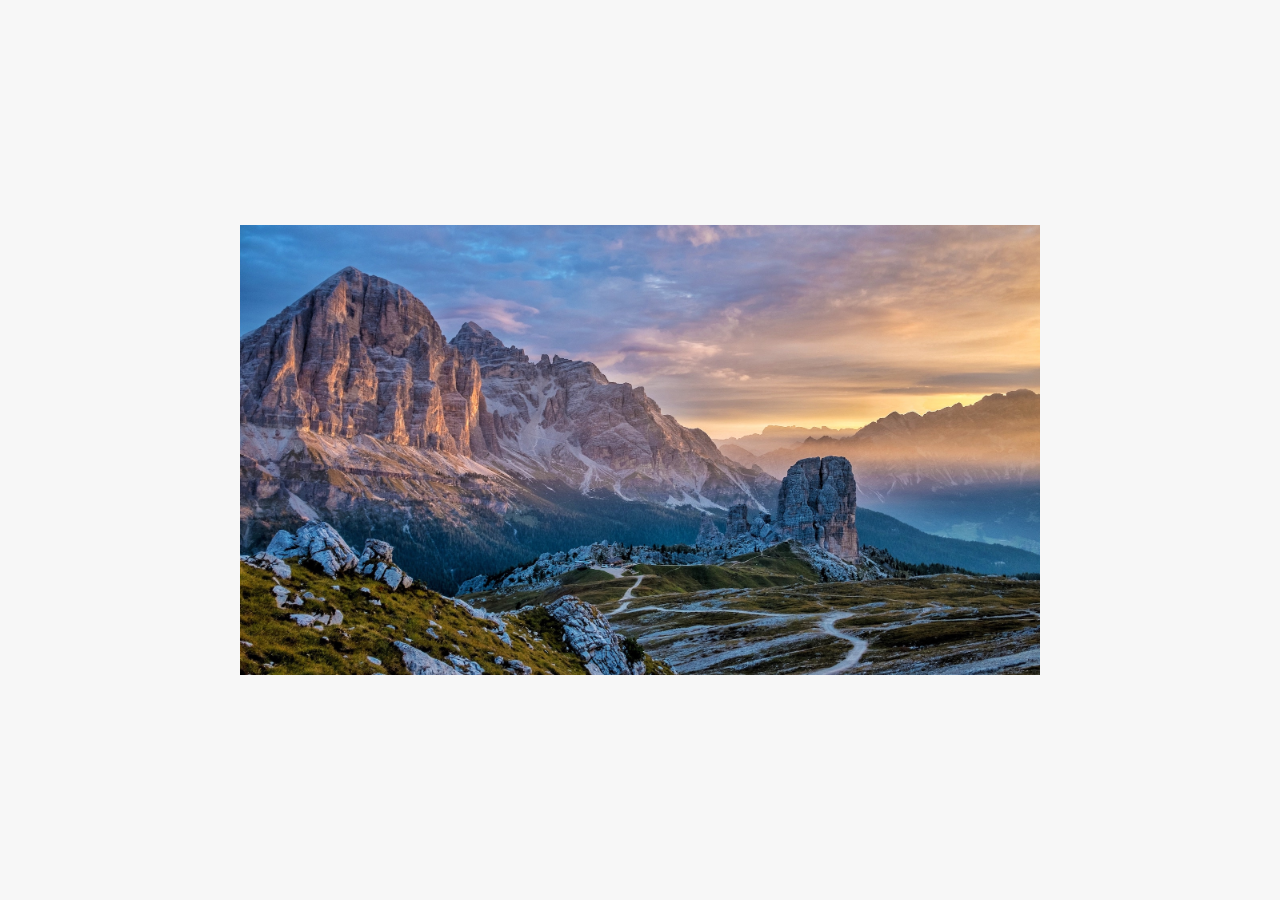
<file: AsyncChallenges/index.html>
<!DOCTYPE html>
<html lang="en">
  <head>
    <meta charset="UTF-8" />
    <meta name="viewport" content="width=device-width, initial-scale=1.0" />
    <meta http-equiv="X-UA-Compatible" content="ie=edge" />
    <link rel="stylesheet" href="style.css" />
    <script defer src="script.js"></script>
    <title>Asynchronous JavaScript</title>
  </head>
  <body>
    <main class="container">
      <div class="countries">
        <!-- 
        <article class="country">
          <img class="country__img" src="" />
          <div class="country__data">
            <h3 class="country__name">COUNTRY</h3>
            <h4 class="country__region">REGION</h4>
            <p class="country__row"><span>👫</span>POP people</p>
            <p class="country__row"><span>🗣️</span>LANG</p>
            <p class="country__row"><span>💰</span>CUR</p>
          </div>
        </article>
        -->
      </div>
      <!-- <button class="btn-country">Where am I?</button> -->
      <div class="images"></div>
    </main>
  </body>
</html>
</file>
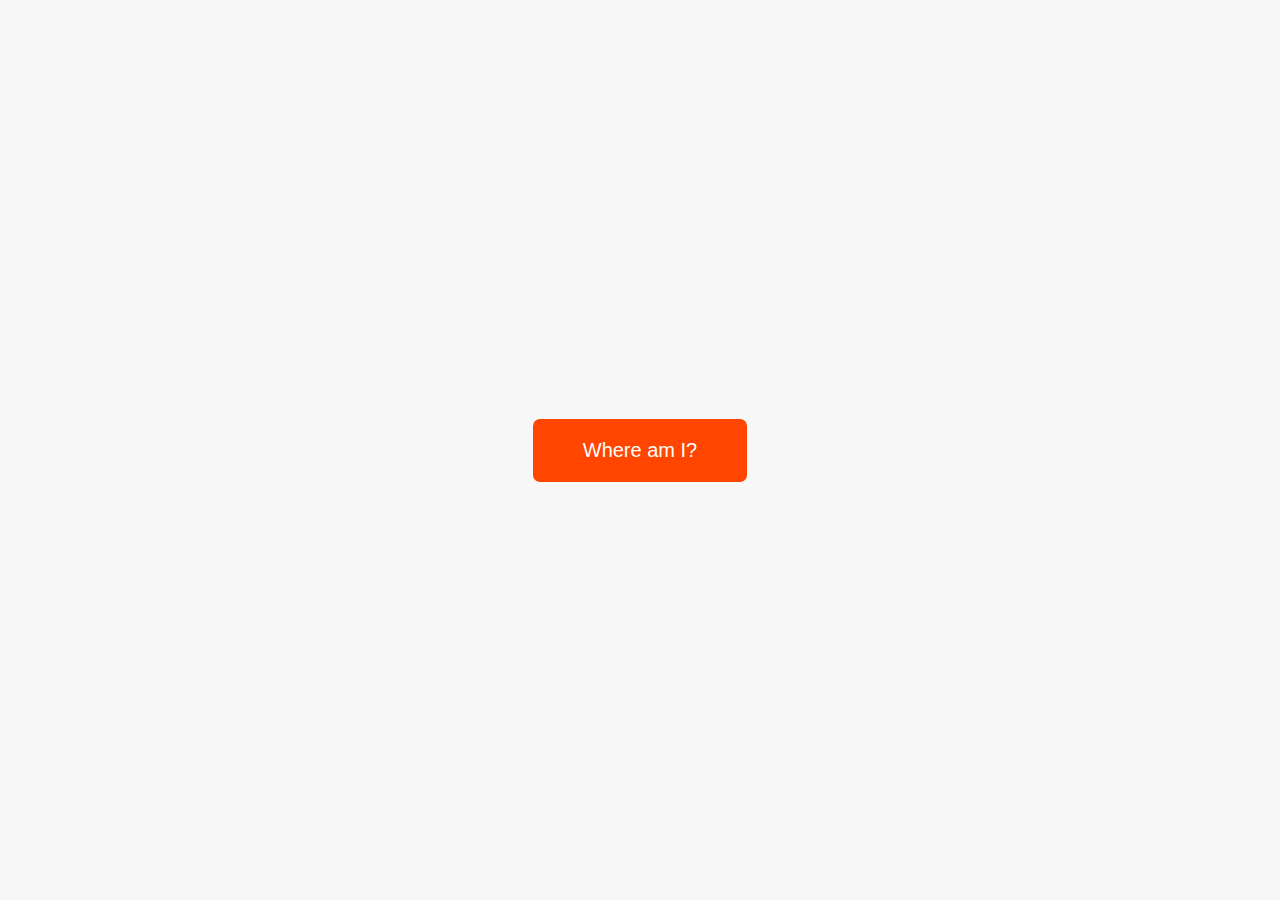
<file: Async|AJAX|API/index.html>
<!DOCTYPE html>
<html lang="en">
  <head>
    <meta charset="UTF-8" />
    <meta name="viewport" content="width=device-width, initial-scale=1.0" />
    <meta http-equiv="X-UA-Compatible" content="ie=edge" />
    <link rel="stylesheet" href="style.css" />
    <script defer src="script.js"></script>
    <title>Asynchronous JavaScript</title>
  </head>
  <body>
    <main class="container">
      <div class="countries">
        <!-- 
        <article class="country">
          <img class="country__img" src="" />
          <div class="country__data">
            <h3 class="country__name">COUNTRY</h3>
            <h4 class="country__region">REGION</h4>
            <p class="country__row"><span>👫</span>POP people</p>
            <p class="country__row"><span>🗣️</span>LANG</p>
            <p class="country__row"><span>💰</span>CUR</p>
          </div>
        </article>
        -->
      </div>
      <button class="btn-country">Where am I?</button>
      <div class="images"></div>
    </main>
  </body>
</html>
</file>
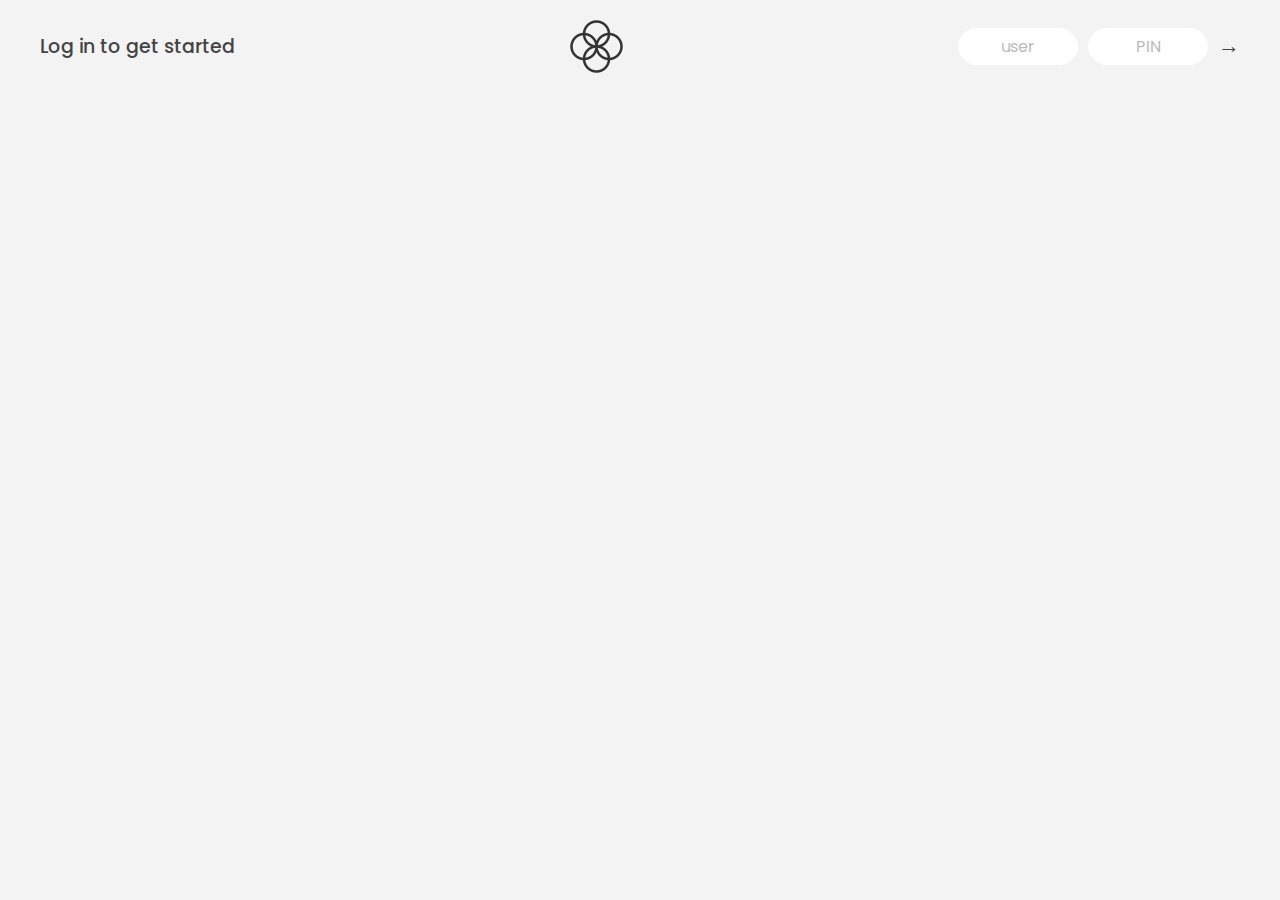
<file: Bankist/index.html>
<!DOCTYPE html>
<html lang="en">
  <head>
    <meta charset="UTF-8" />
    <meta name="viewport" content="width=device-width, initial-scale=1.0" />
    <meta http-equiv="X-UA-Compatible" content="ie=edge" />
    <link rel="shortcut icon" type="image/png" href="/icon.png" />

    <link
      href="https://fonts.googleapis.com/css?family=Poppins:400,500,600&display=swap"
      rel="stylesheet"
    />

    <link rel="stylesheet" href="style.css" />
    <title>Bankist</title>
  </head>
  <body>
    <!-- TOP NAVIGATION -->
    <nav>
      <p class="welcome">Log in to get started</p>
      <img src="logo.png" alt="Logo" class="logo" />
      <form class="login">
        <input
          type="text"
          placeholder="user"
          class="login__input login__input--user"
        />
        <!-- In practice, use type="password" -->
        <input
          type="text"
          placeholder="PIN"
          maxlength="4"
          class="login__input login__input--pin"
        />
        <button class="login__btn">&rarr;</button>
      </form>
    </nav>

    <main class="app">
      <!-- BALANCE -->
      <div class="balance">
        <div>
          <p class="balance__label">Current balance</p>
          <p class="balance__date">
            As of <span class="date">05/03/2037</span>
          </p>
        </div>
        <p class="balance__value">0000€</p>
      </div>

      <!-- MOVEMENTS -->
      <div class="movements">
        <div class="movements__row">
          <div class="movements__type movements__type--deposit">2 deposit</div>
          <div class="movements__date">3 days ago</div>
          <div class="movements__value">4 000€</div>
        </div>
        <div class="movements__row">
          <div class="movements__type movements__type--withdrawal">
            1 withdrawal
          </div>
          <div class="movements__date">24/01/2037</div>
          <div class="movements__value">-378€</div>
        </div>
      </div>

      <!-- SUMMARY -->
      <div class="summary">
        <p class="summary__label">In</p>
        <p class="summary__value summary__value--in">0000€</p>
        <p class="summary__label">Out</p>
        <p class="summary__value summary__value--out">0000€</p>
        <p class="summary__label">Interest</p>
        <p class="summary__value summary__value--interest">0000€</p>
        <button class="btn--sort">&downarrow; SORT</button>
      </div>

      <!-- OPERATION: TRANSFERS -->
      <div class="operation operation--transfer">
        <h2>Transfer money</h2>
        <form class="form form--transfer">
          <input type="text" class="form__input form__input--to" />
          <input type="number" class="form__input form__input--amount" />
          <button class="form__btn form__btn--transfer">&rarr;</button>
          <label class="form__label">Transfer to</label>
          <label class="form__label">Amount</label>
        </form>
      </div>

      <!-- OPERATION: LOAN -->
      <div class="operation operation--loan">
        <h2>Request loan</h2>
        <form class="form form--loan">
          <input type="number" class="form__input form__input--loan-amount" />
          <button class="form__btn form__btn--loan">&rarr;</button>
          <label class="form__label form__label--loan">Amount</label>
        </form>
      </div>

      <!-- OPERATION: CLOSE -->
      <div class="operation operation--close">
        <h2>Close account</h2>
        <form class="form form--close">
          <input type="text" class="form__input form__input--user" />
          <input
            type="password"
            maxlength="6"
            class="form__input form__input--pin"
          />
          <button class="form__btn form__btn--close">&rarr;</button>
          <label class="form__label">Confirm user</label>
          <label class="form__label">Confirm PIN</label>
        </form>
      </div>

      <!-- LOGOUT TIMER -->
      <p class="logout-timer">
        You will be logged out in <span class="timer">05:00</span>
      </p>
    </main>

    <!-- <footer>
      &copy; by Jonas Schmedtmann. Don't claim as your own :)
    </footer> -->

    <script src="script.js"></script>
  </body>
</html>
</file>
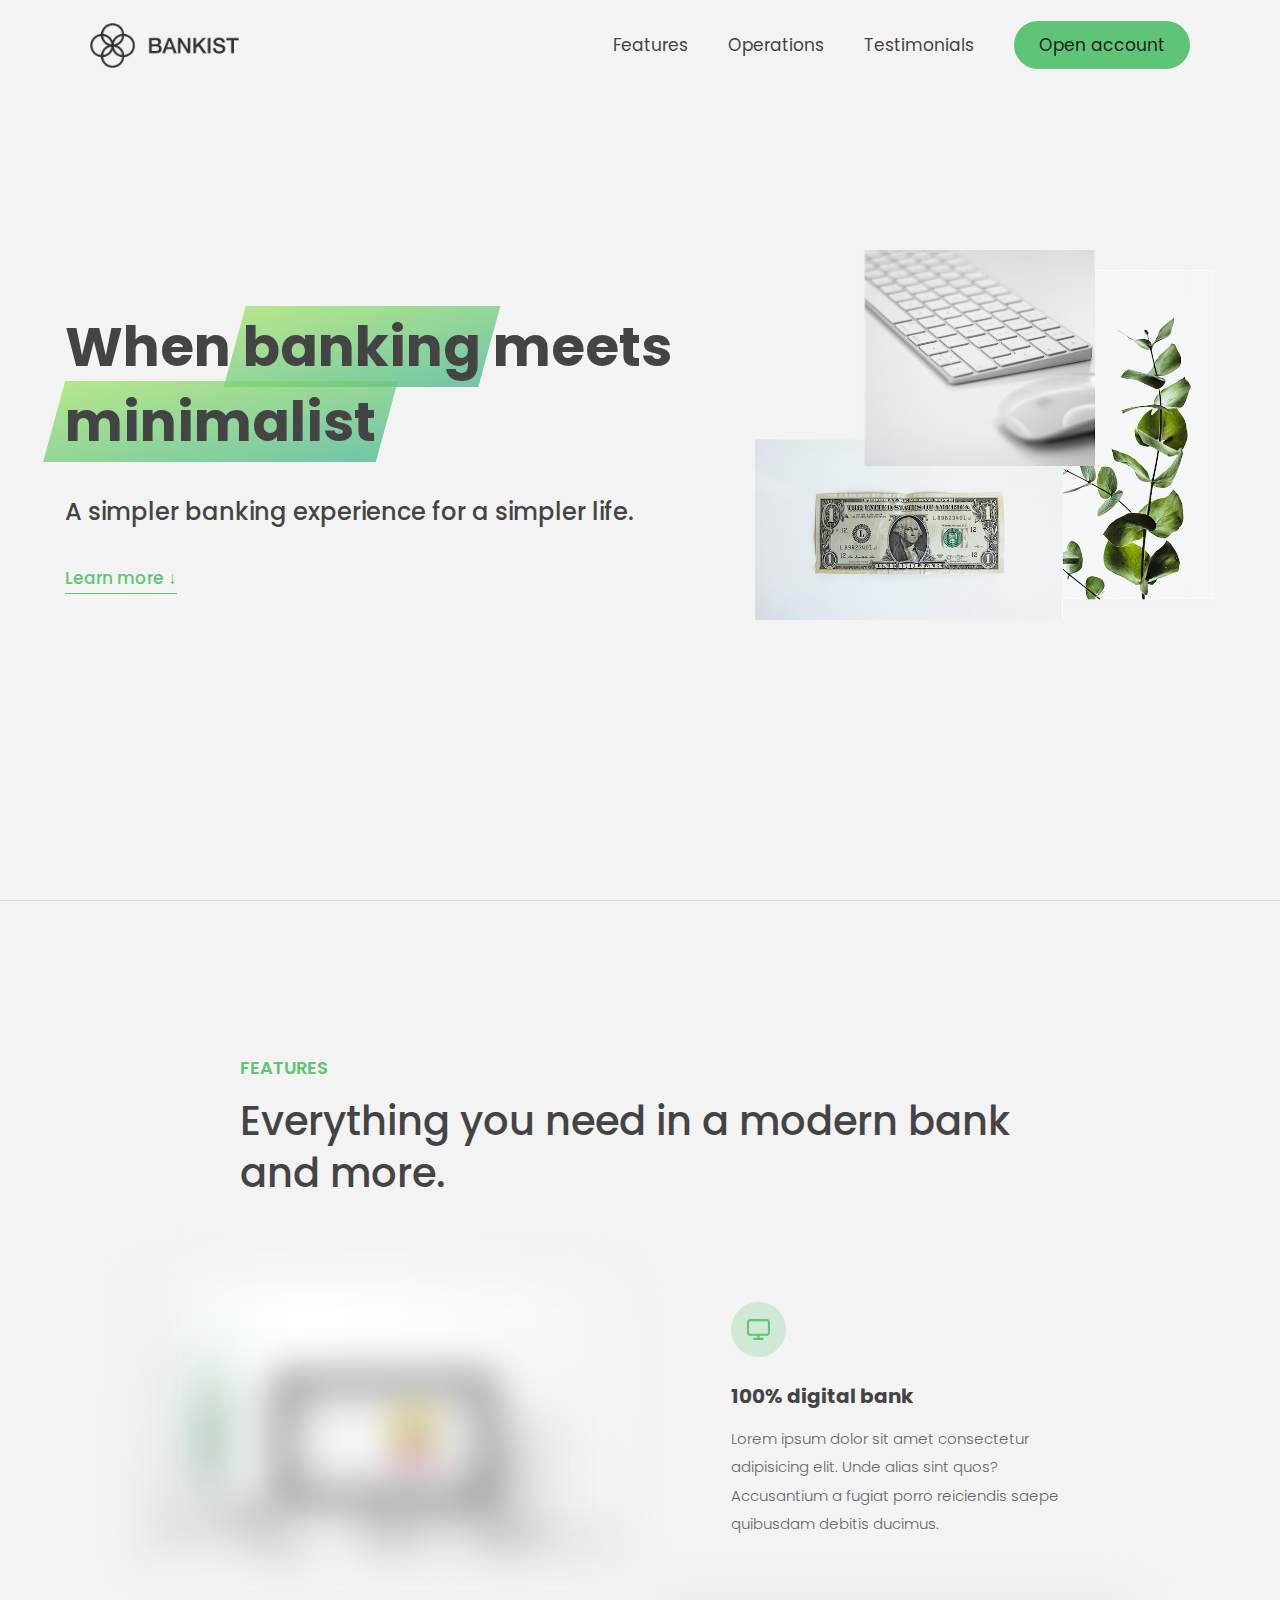
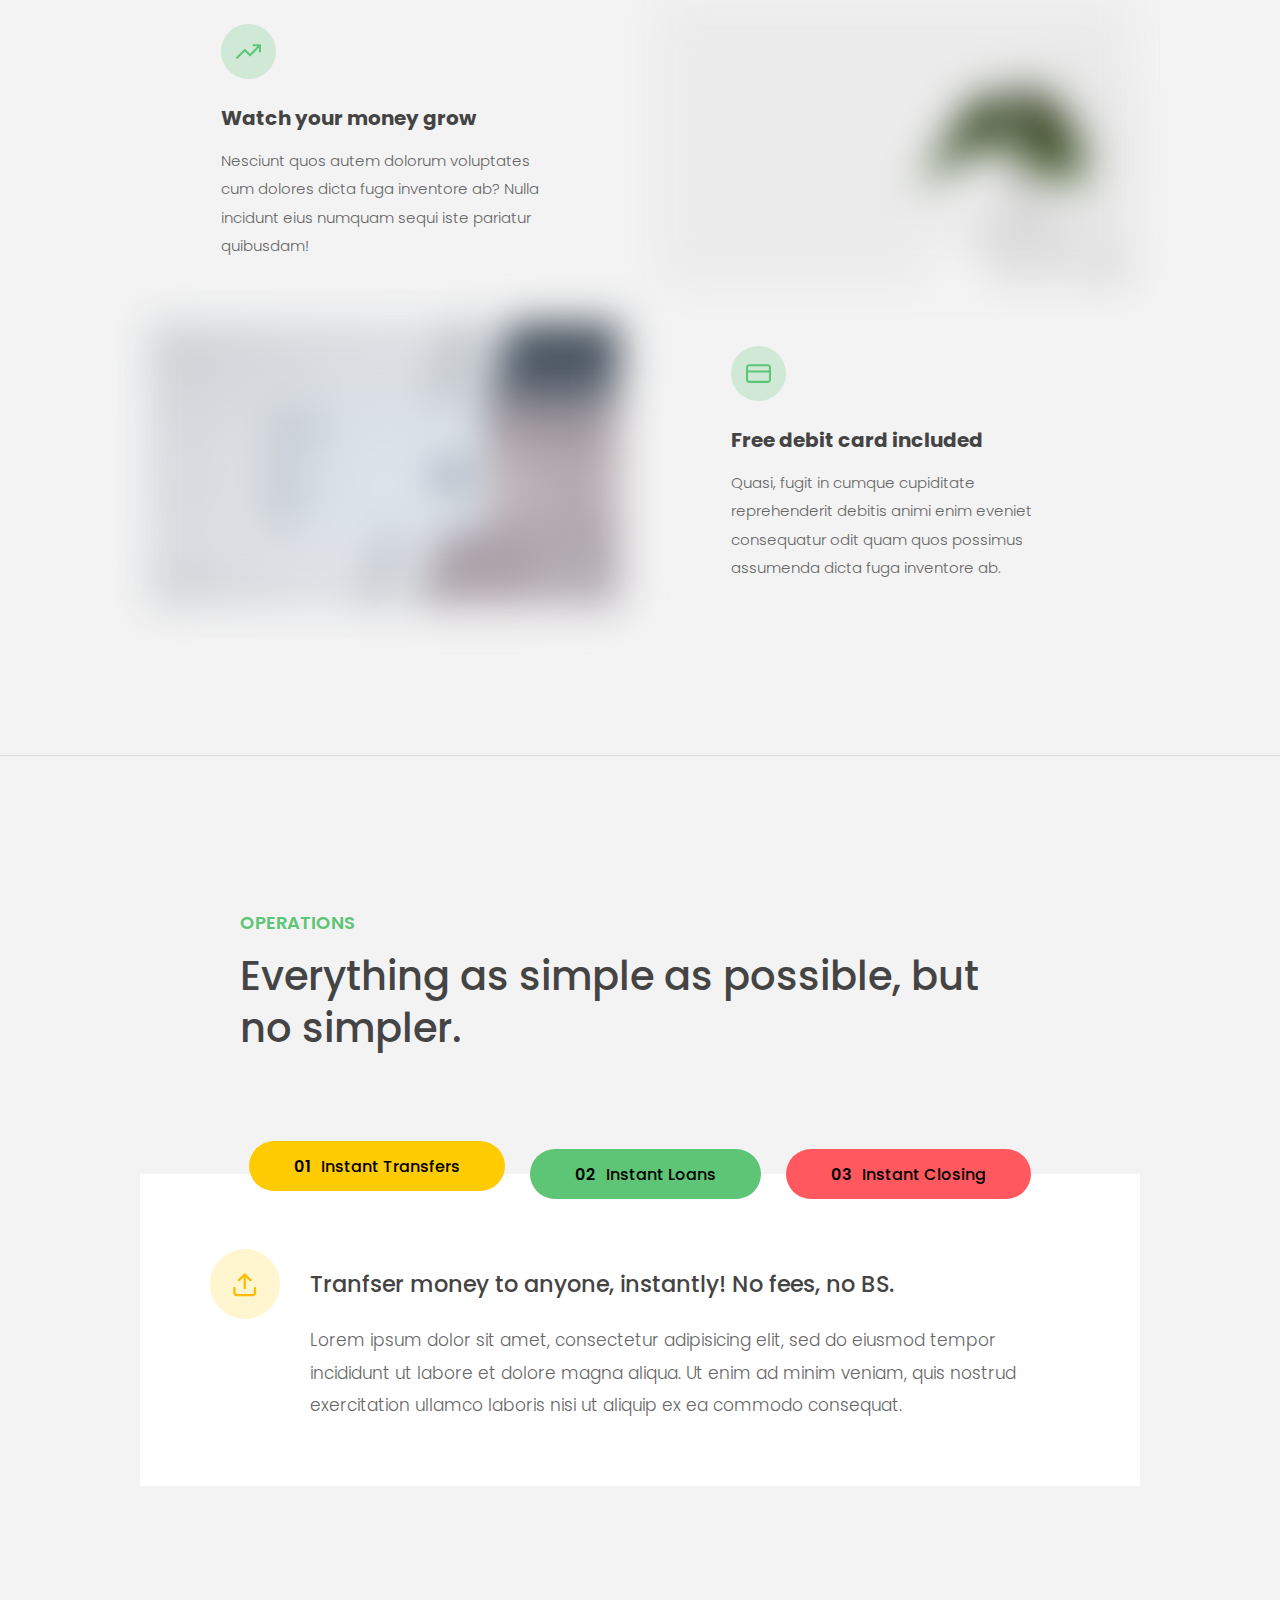
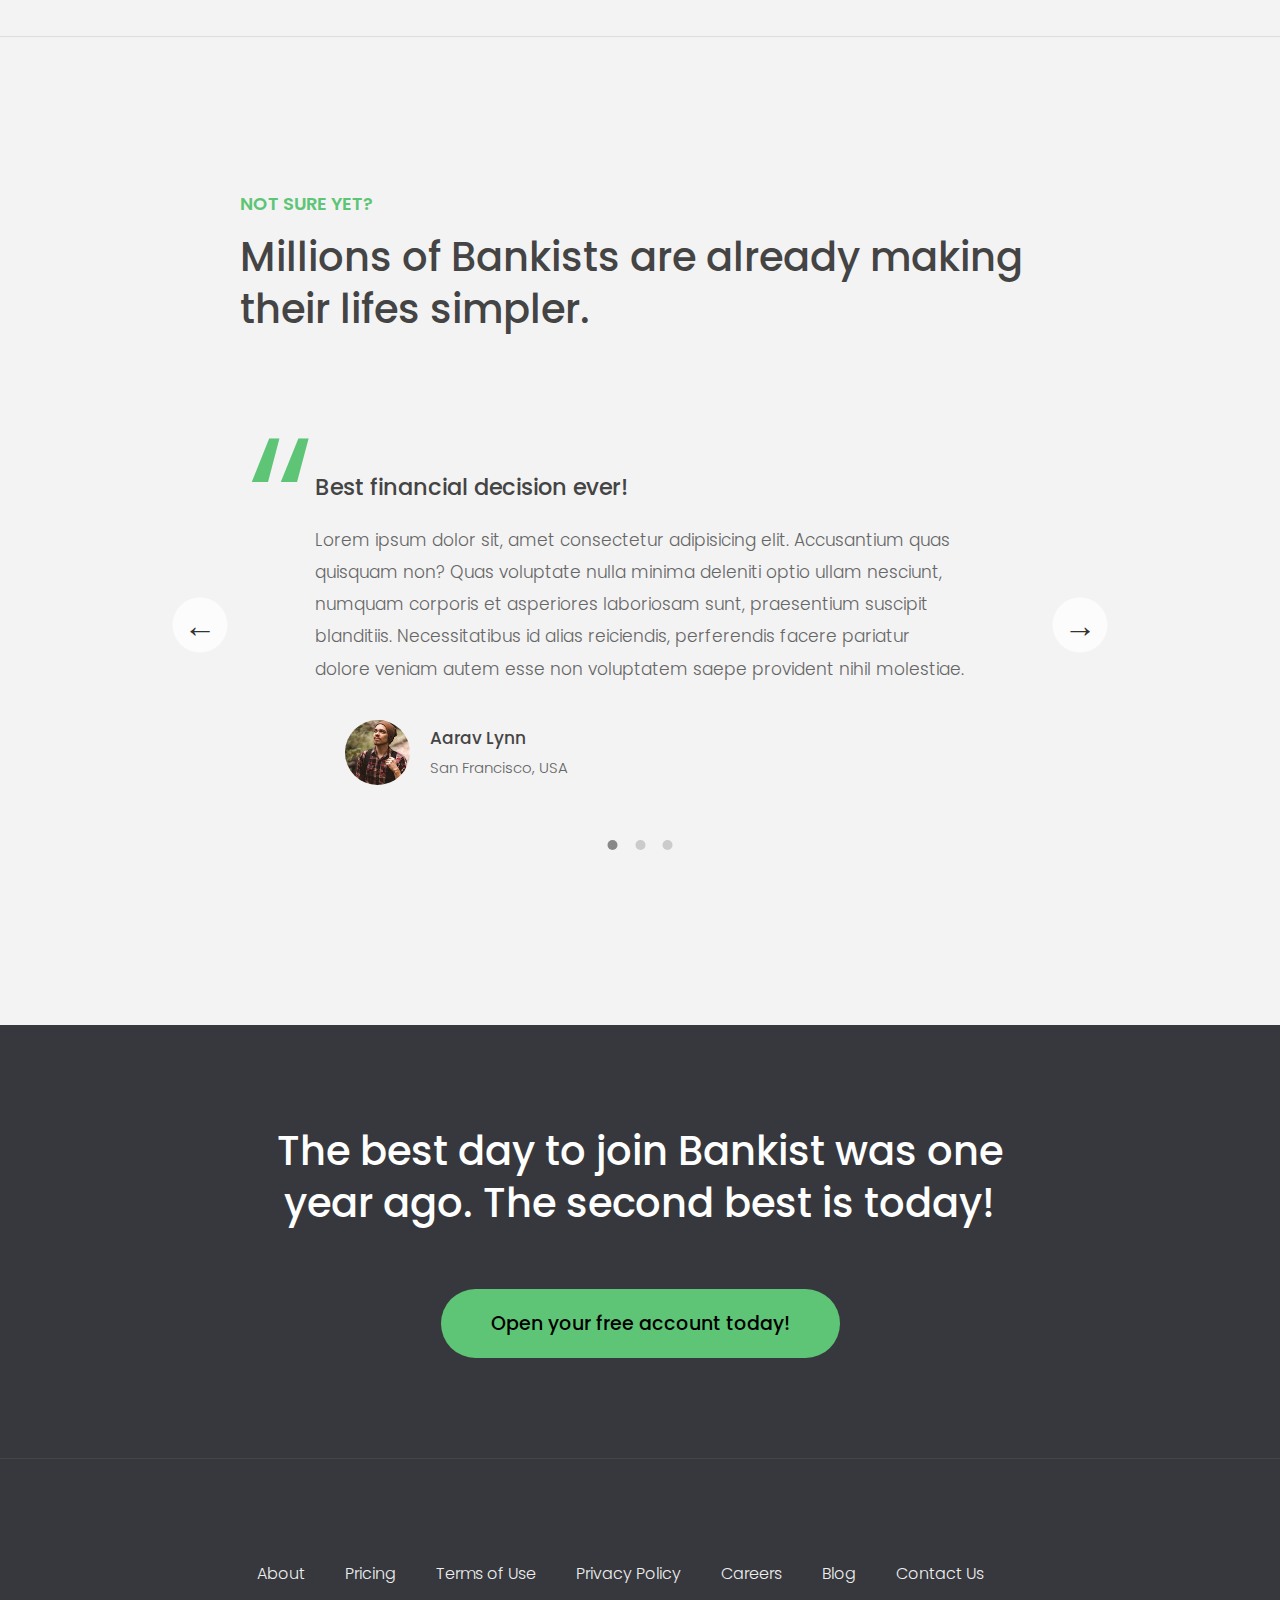
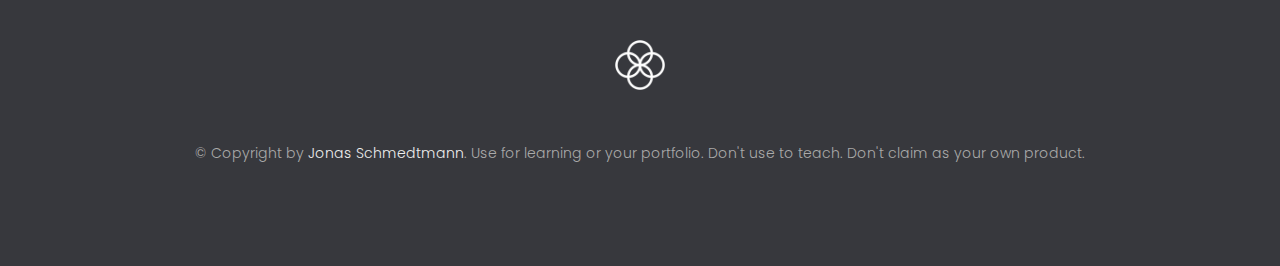
<file: Bankist2/index.html>
<!DOCTYPE html>
<html lang="en">
  <head>
    <meta charset="UTF-8" />
    <meta name="viewport" content="width=device-width, initial-scale=1.0" />
    <meta http-equiv="X-UA-Compatible" content="ie=edge" />
    <link rel="shortcut icon" type="image/png" href="img/icon.png" />

    <link
      href="https://fonts.googleapis.com/css?family=Poppins:300,400,500,600&display=swap"
      rel="stylesheet"
    />
    <link rel="stylesheet" href="style.css" />
    <title>Bankist | When Banking meets Minimalist</title>
    <script defer src="script.js"></script>
  </head>
  <body>
    <header class="header">
      <nav class="nav">
        <img
          src="img/logo.png"
          alt="Bankist logo"
          class="nav__logo"
          id="logo"
          designer="Jonas"
          data-version-number="3.0"
        />
        <ul class="nav__links">
          <li class="nav__item">
            <a class="nav__link" href="#section--1">Features</a>
          </li>
          <li class="nav__item">
            <a class="nav__link" href="#section--2">Operations</a>
          </li>
          <li class="nav__item">
            <a class="nav__link" href="#section--3">Testimonials</a>
          </li>
          <li class="nav__item">
            <a class="nav__link nav__link--btn btn--show-modal" href="#"
              >Open account</a
            >
          </li>
        </ul>
      </nav>

      <div class="header__title">
        <h1>
          When
          <!-- Green highlight effect -->
          <span class="highlight">banking</span>
          meets<br />
          <span class="highlight">minimalist</span>
        </h1>
        <h4>A simpler banking experience for a simpler life.</h4>
        <button class="btn--text btn--scroll-to">Learn more &DownArrow;</button>
        <img
          src="img/hero.png"
          class="header__img"
          alt="Minimalist bank items"
        />
      </div>
    </header>

    <section class="section" id="section--1">
      <div class="section__title">
        <h2 class="section__description">Features</h2>
        <h3 class="section__header">
          Everything you need in a modern bank and more.
        </h3>
      </div>

      <div class="features">
        <img
          src="img/digital-lazy.jpg"
          data-src="img/digital.jpg"
          alt="Computer"
          class="features__img lazy-img"
        />
        <div class="features__feature">
          <div class="features__icon">
            <svg>
              <use xlink:href="img/icons.svg#icon-monitor"></use>
            </svg>
          </div>
          <h5 class="features__header">100% digital bank</h5>
          <p>
            Lorem ipsum dolor sit amet consectetur adipisicing elit. Unde alias
            sint quos? Accusantium a fugiat porro reiciendis saepe quibusdam
            debitis ducimus.
          </p>
        </div>

        <div class="features__feature">
          <div class="features__icon">
            <svg>
              <use xlink:href="img/icons.svg#icon-trending-up"></use>
            </svg>
          </div>
          <h5 class="features__header">Watch your money grow</h5>
          <p>
            Nesciunt quos autem dolorum voluptates cum dolores dicta fuga
            inventore ab? Nulla incidunt eius numquam sequi iste pariatur
            quibusdam!
          </p>
        </div>
        <img
          src="img/grow-lazy.jpg"
          data-src="img/grow.jpg"
          alt="Plant"
          class="features__img lazy-img"
        />

        <img
          src="img/card-lazy.jpg"
          data-src="img/card.jpg"
          alt="Credit card"
          class="features__img lazy-img"
        />
        <div class="features__feature">
          <div class="features__icon">
            <svg>
              <use xlink:href="img/icons.svg#icon-credit-card"></use>
            </svg>
          </div>
          <h5 class="features__header">Free debit card included</h5>
          <p>
            Quasi, fugit in cumque cupiditate reprehenderit debitis animi enim
            eveniet consequatur odit quam quos possimus assumenda dicta fuga
            inventore ab.
          </p>
        </div>
      </div>
    </section>

    <section class="section" id="section--2">
      <div class="section__title">
        <h2 class="section__description">Operations</h2>
        <h3 class="section__header">
          Everything as simple as possible, but no simpler.
        </h3>
      </div>

      <div class="operations">
        <div class="operations__tab-container">
          <button
            class="btn operations__tab operations__tab--1 operations__tab--active"
            data-tab="1"
          >
            <span>01</span>Instant Transfers
          </button>
          <button class="btn operations__tab operations__tab--2" data-tab="2">
            <span>02</span>Instant Loans
          </button>
          <button class="btn operations__tab operations__tab--3" data-tab="3">
            <span>03</span>Instant Closing
          </button>
        </div>
        <div
          class="operations__content operations__content--1 operations__content--active"
        >
          <div class="operations__icon operations__icon--1">
            <svg>
              <use xlink:href="img/icons.svg#icon-upload"></use>
            </svg>
          </div>
          <h5 class="operations__header">
            Tranfser money to anyone, instantly! No fees, no BS.
          </h5>
          <p>
            Lorem ipsum dolor sit amet, consectetur adipisicing elit, sed do
            eiusmod tempor incididunt ut labore et dolore magna aliqua. Ut enim
            ad minim veniam, quis nostrud exercitation ullamco laboris nisi ut
            aliquip ex ea commodo consequat.
          </p>
        </div>

        <div class="operations__content operations__content--2">
          <div class="operations__icon operations__icon--2">
            <svg>
              <use xlink:href="img/icons.svg#icon-home"></use>
            </svg>
          </div>
          <h5 class="operations__header">
            Buy a home or make your dreams come true, with instant loans.
          </h5>
          <p>
            Duis aute irure dolor in reprehenderit in voluptate velit esse
            cillum dolore eu fugiat nulla pariatur. Excepteur sint occaecat
            cupidatat non proident, sunt in culpa qui officia deserunt mollit
            anim id est laborum.
          </p>
        </div>
        <div class="operations__content operations__content--3">
          <div class="operations__icon operations__icon--3">
            <svg>
              <use xlink:href="img/icons.svg#icon-user-x"></use>
            </svg>
          </div>
          <h5 class="operations__header">
            No longer need your account? No problem! Close it instantly.
          </h5>
          <p>
            Excepteur sint occaecat cupidatat non proident, sunt in culpa qui
            officia deserunt mollit anim id est laborum. Ut enim ad minim
            veniam, quis nostrud exercitation ullamco laboris nisi ut aliquip ex
            ea commodo consequat.
          </p>
        </div>
      </div>
    </section>

    <section class="section" id="section--3">
      <div class="section__title section__title--testimonials">
        <h2 class="section__description">Not sure yet?</h2>
        <h3 class="section__header">
          Millions of Bankists are already making their lifes simpler.
        </h3>
      </div>

      <div class="slider">
        <div class="slide slide--1">
          <div class="testimonial">
            <h5 class="testimonial__header">Best financial decision ever!</h5>
            <blockquote class="testimonial__text">
              Lorem ipsum dolor sit, amet consectetur adipisicing elit.
              Accusantium quas quisquam non? Quas voluptate nulla minima
              deleniti optio ullam nesciunt, numquam corporis et asperiores
              laboriosam sunt, praesentium suscipit blanditiis. Necessitatibus
              id alias reiciendis, perferendis facere pariatur dolore veniam
              autem esse non voluptatem saepe provident nihil molestiae.
            </blockquote>
            <address class="testimonial__author">
              <img src="img/user-1.jpg" alt="" class="testimonial__photo" />
              <h6 class="testimonial__name">Aarav Lynn</h6>
              <p class="testimonial__location">San Francisco, USA</p>
            </address>
          </div>
        </div>

        <div class="slide slide--2">
          <div class="testimonial">
            <h5 class="testimonial__header">
              The last step to becoming a complete minimalist
            </h5>
            <blockquote class="testimonial__text">
              Quisquam itaque deserunt ullam, quia ea repellendus provident,
              ducimus neque ipsam modi voluptatibus doloremque, corrupti
              laborum. Incidunt numquam perferendis veritatis neque repellendus.
              Lorem, ipsum dolor sit amet consectetur adipisicing elit. Illo
              deserunt exercitationem deleniti.
            </blockquote>
            <address class="testimonial__author">
              <img src="img/user-2.jpg" alt="" class="testimonial__photo" />
              <h6 class="testimonial__name">Miyah Miles</h6>
              <p class="testimonial__location">London, UK</p>
            </address>
          </div>
        </div>

        <div class="slide slide--3">
          <div class="testimonial">
            <h5 class="testimonial__header">
              Finally free from old-school banks
            </h5>
            <blockquote class="testimonial__text">
              Debitis, nihil sit minus suscipit magni aperiam vel tenetur
              incidunt commodi architecto numquam omnis nulla autem,
              necessitatibus blanditiis modi similique quidem. Odio aliquam
              culpa dicta beatae quod maiores ipsa minus consequatur error sunt,
              deleniti saepe aliquid quos inventore sequi. Necessitatibus id
              alias reiciendis, perferendis facere.
            </blockquote>
            <address class="testimonial__author">
              <img src="img/user-3.jpg" alt="" class="testimonial__photo" />
              <h6 class="testimonial__name">Francisco Gomes</h6>
              <p class="testimonial__location">Lisbon, Portugal</p>
            </address>
          </div>
        </div>

        <button class="slider__btn slider__btn--left">&larr;</button>
        <button class="slider__btn slider__btn--right">&rarr;</button>
        <div class="dots"></div>
      </div>
    </section>

    <section class="section section--sign-up">
      <div class="section__title">
        <h3 class="section__header">
          The best day to join Bankist was one year ago. The second best is
          today!
        </h3>
      </div>
      <button class="btn btn--show-modal">Open your free account today!</button>
    </section>

    <footer class="footer">
      <ul class="footer__nav">
        <li class="footer__item">
          <a class="footer__link" href="#">About</a>
        </li>
        <li class="footer__item">
          <a class="footer__link" href="#">Pricing</a>
        </li>
        <li class="footer__item">
          <a class="footer__link" href="#">Terms of Use</a>
        </li>
        <li class="footer__item">
          <a class="footer__link" href="#">Privacy Policy</a>
        </li>
        <li class="footer__item">
          <a class="footer__link" href="#">Careers</a>
        </li>
        <li class="footer__item">
          <a class="footer__link" href="#">Blog</a>
        </li>
        <li class="footer__item">
          <a class="footer__link" href="#">Contact Us</a>
        </li>
      </ul>
      <img src="img/icon.png" alt="Logo" class="footer__logo" />
      <p class="footer__copyright">
        &copy; Copyright by
        <a
          class="footer__link twitter-link"
          target="_blank"
          href="https://twitter.com/jonasschmedtman"
          >Jonas Schmedtmann</a
        >. Use for learning or your portfolio. Don't use to teach. Don't claim
        as your own product.
      </p>
    </footer>

    <div class="modal hidden">
      <button class="btn--close-modal">&times;</button>
      <h2 class="modal__header">
        Open your bank account <br />
        in just <span class="highlight">5 minutes</span>
      </h2>
      <form class="modal__form">
        <label>First Name</label>
        <input type="text" />
        <label>Last Name</label>
        <input type="text" />
        <label>Email Address</label>
        <input type="email" />
        <button class="btn">Next step &rarr;</button>
      </form>
    </div>
    <div class="overlay hidden"></div>

    <!-- <script src="script.js"></script> -->
  </body>
</html>
</file>
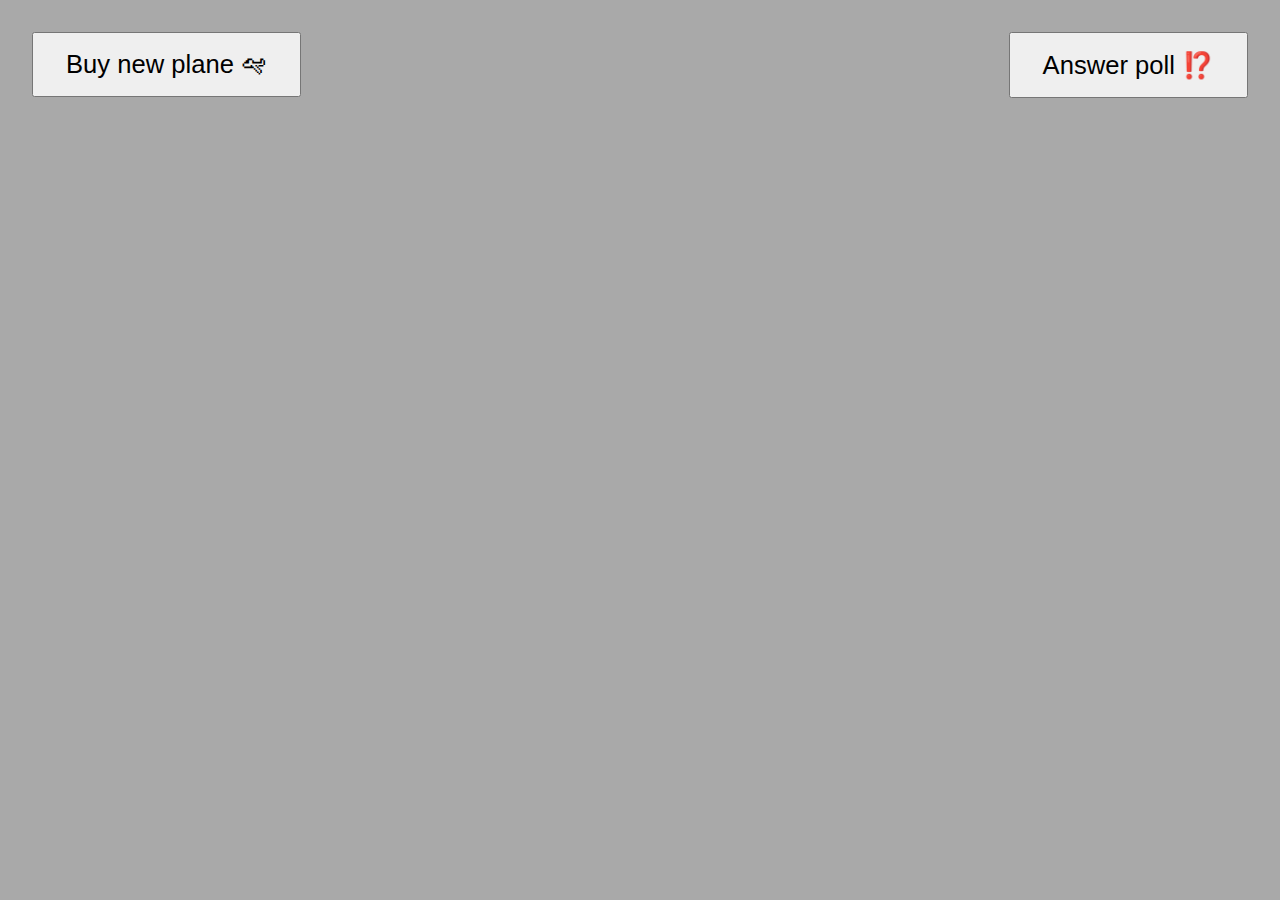
<file: FunctionChallenge/index.html>
<!DOCTYPE html>
<html lang="en">
  <head>
    <meta charset="UTF-8" />
    <meta http-equiv="X-UA-Compatible" content="IE=edge" />
    <meta name="viewport" content="width=device-width, initial-scale=1.0" />
    <title>Behind the Scenes</title>
    <style>
      body {
        background-color: darkgray;
      }
      .buy,
      .poll {
        font-size: 1.6rem;
        padding: 1rem 2rem;
        position: absolute;
        top: 2rem;
      }
      .buy {
        left: 2rem;
      }
      .poll {
        right: 2rem;
      }
    </style>
  </head>
  <body>
    <button class="buy">Buy new plane 🛩</button>
    <button class="poll">Answer poll ⁉️</button>
    <script src="script.js"></script>
  </body>
</html>
</file>
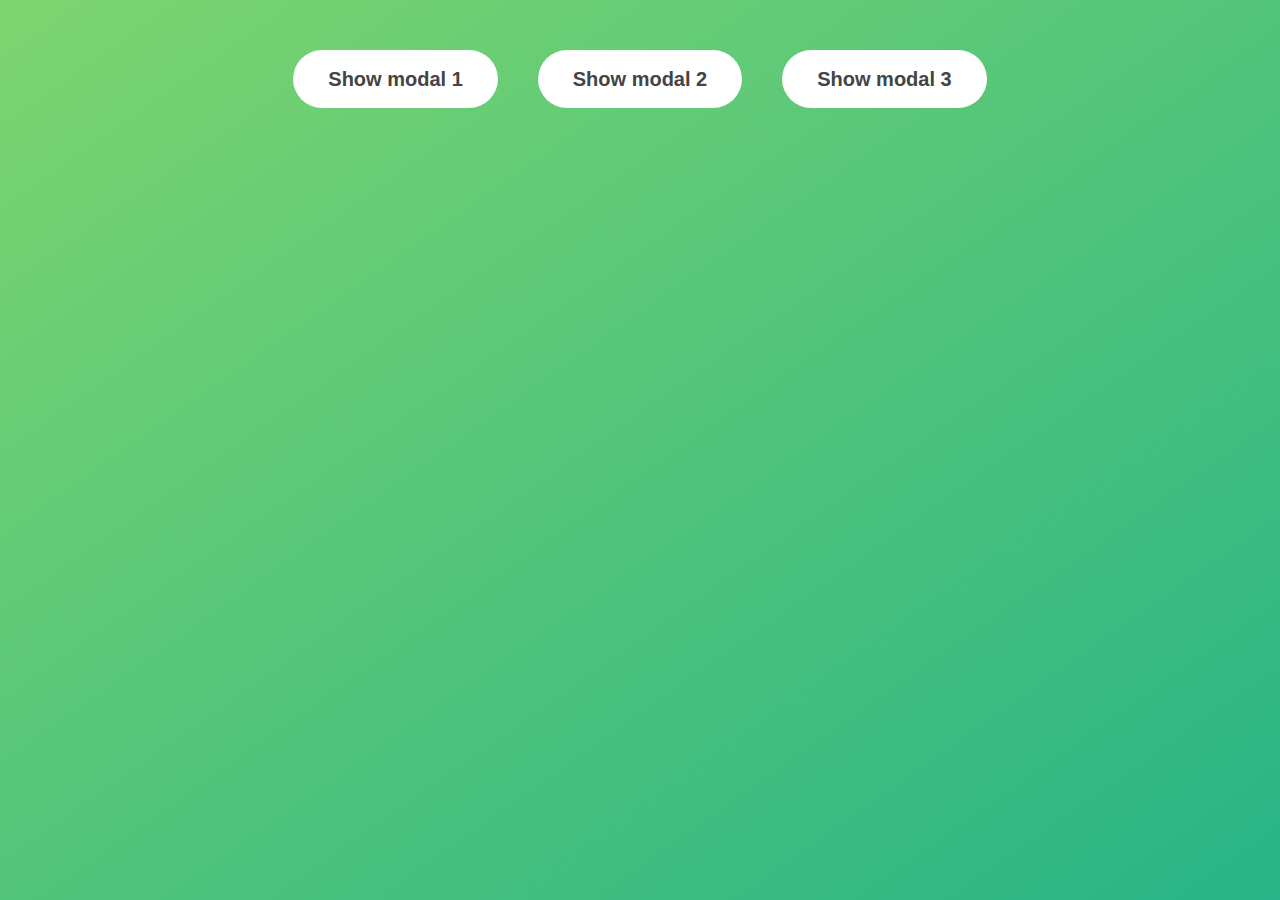
<file: Modal Window/index.html>
<!DOCTYPE html>
<html lang="en">
  <head>
    <meta charset="UTF-8" />
    <meta name="viewport" content="width=device-width, initial-scale=1.0" />
    <meta http-equiv="X-UA-Compatible" content="ie=edge" />
    <link rel="stylesheet" href="style.css" />
    <title>Modal window</title>
  </head>
  <body>
    <button class="show-modal">Show modal 1</button>
    <button class="show-modal">Show modal 2</button>
    <button class="show-modal">Show modal 3</button>

    <div class="modal hidden">
      <button class="close-modal">&times;</button>
      <h1>I'm a modal window 😍</h1>
      <p>
        Lorem ipsum dolor sit amet, consectetur adipisicing elit, sed do eiusmod
        tempor incididunt ut labore et dolore magna aliqua. Ut enim ad minim
        veniam, quis nostrud exercitation ullamco laboris nisi ut aliquip ex ea
        commodo consequat. Duis aute irure dolor in reprehenderit in voluptate
        velit esse cillum dolore eu fugiat nulla pariatur. Excepteur sint
        occaecat cupidatat non proident, sunt in culpa qui officia deserunt
        mollit anim id est laborum.
      </p>
    </div>
    <div class="overlay hidden"></div>

    <script src="script.js"></script>
  </body>
</html>
</file>
<file: AsyncChallenges/style.css>
* {
  margin: 0;
  padding: 0;
  box-sizing: inherit;
}

html {
  font-size: 62.5%;
  box-sizing: border-box;
}

body {
  font-family: system-ui;
  color: #555;
  background-color: #f7f7f7;
  min-height: 100vh;

  display: flex;
  align-items: center;
  justify-content: center;
}

.container {
  display: flex;
  flex-flow: column;
  align-items: center;
}

.countries {
  /* margin-bottom: 8rem; */
  display: flex;

  font-size: 2rem;
  opacity: 0;
  transition: opacity 1s;
}

.country {
  background-color: #fff;
  box-shadow: 0 2rem 5rem 1rem rgba(0, 0, 0, 0.1);
  font-size: 1.8rem;
  width: 30rem;
  border-radius: 0.7rem;
  margin: 0 3rem;
  /* overflow: hidden; */
}

.neighbour::before {
  content: 'Neighbour country';
  width: 100%;
  position: absolute;
  top: -4rem;

  text-align: center;
  font-size: 1.8rem;
  font-weight: 600;
  text-transform: uppercase;
  color: #888;
}

.neighbour {
  transform: scale(0.8) translateY(1rem);
  margin-left: 0;
}

.country__img {
  width: 30rem;
  height: 17rem;
  object-fit: cover;
  background-color: #eee;
  border-top-left-radius: 0.7rem;
  border-top-right-radius: 0.7rem;
}

.country__data {
  padding: 2.5rem 3.75rem 3rem 3.75rem;
}

.country__name {
  font-size: 2.7rem;
  margin-bottom: 0.7rem;
}

.country__region {
  font-size: 1.4rem;
  margin-bottom: 2.5rem;
  text-transform: uppercase;
  color: #888;
}

.country__row:not(:last-child) {
  margin-bottom: 1rem;
}

.country__row span {
  display: inline-block;
  margin-right: 2rem;
  font-size: 2.4rem;
}

.btn-country {
  border: none;
  font-size: 2rem;
  padding: 2rem 5rem;
  border-radius: 0.7rem;
  color: white;
  background-color: orangered;
  cursor: pointer;
}

.images {
  display: flex;
}

.images img {
  display: block;
  width: 80rem;
  margin: 4rem;
}

.images img.parallel {
  width: 40rem;
  margin: 2rem;
  border: 3rem solid white;
  box-shadow: 0 2rem 5rem 1rem rgba(0, 0, 0, 0.1);
}
</file>
<file: Async|AJAX|API/style.css>
* {
  margin: 0;
  padding: 0;
  box-sizing: inherit;
}

html {
  font-size: 62.5%;
  box-sizing: border-box;
}

body {
  font-family: system-ui;
  color: #555;
  background-color: #f7f7f7;
  min-height: 100vh;

  display: flex;
  align-items: center;
  justify-content: center;
}

.container {
  display: flex;
  flex-flow: column;
  align-items: center;
}

.countries {
  /* margin-bottom: 8rem; */
  display: flex;

  font-size: 2rem;
  opacity: 0;
  transition: opacity 1s;
}

.country {
  background-color: #fff;
  box-shadow: 0 2rem 5rem 1rem rgba(0, 0, 0, 0.1);
  font-size: 1.8rem;
  width: 30rem;
  border-radius: 0.7rem;
  margin: 0 3rem;
  /* overflow: hidden; */
}

.neighbour::before {
  content: 'Neighbour country';
  width: 100%;
  position: absolute;
  top: -4rem;

  text-align: center;
  font-size: 1.8rem;
  font-weight: 600;
  text-transform: uppercase;
  color: #888;
}

.neighbour {
  transform: scale(0.8) translateY(1rem);
  margin-left: 0;
}

.country__img {
  width: 30rem;
  height: 17rem;
  object-fit: cover;
  background-color: #eee;
  border-top-left-radius: 0.7rem;
  border-top-right-radius: 0.7rem;
}

.country__data {
  padding: 2.5rem 3.75rem 3rem 3.75rem;
}

.country__name {
  font-size: 2.7rem;
  margin-bottom: 0.7rem;
}

.country__region {
  font-size: 1.4rem;
  margin-bottom: 2.5rem;
  text-transform: uppercase;
  color: #888;
}

.country__row:not(:last-child) {
  margin-bottom: 1rem;
}

.country__row span {
  display: inline-block;
  margin-right: 2rem;
  font-size: 2.4rem;
}

.btn-country {
  border: none;
  font-size: 2rem;
  padding: 2rem 5rem;
  border-radius: 0.7rem;
  color: white;
  background-color: orangered;
  cursor: pointer;
}

.images {
  display: flex;
}

.images img {
  display: block;
  width: 80rem;
  margin: 4rem;
}

.images img.parallel {
  width: 40rem;
  margin: 2rem;
  border: 3rem solid white;
  box-shadow: 0 2rem 5rem 1rem rgba(0, 0, 0, 0.1);
}
</file>
<file: Bankist/style.css>
/*
 * Use this CSS to learn some intersting techniques,
 * in case you're wondering how I built the UI.
 * Have fun! 😁
 */

* {
  margin: 0;
  padding: 0;
  box-sizing: inherit;
}

html {
  font-size: 62.5%;
  box-sizing: border-box;
}

body {
  font-family: 'Poppins', sans-serif;
  color: #444;
  background-color: #f3f3f3;
  height: 100vh;
  padding: 2rem;
}

nav {
  display: flex;
  justify-content: space-between;
  align-items: center;
  padding: 0 2rem;
}

.welcome {
  font-size: 1.9rem;
  font-weight: 500;
}

.logo {
  height: 5.25rem;
}

.login {
  display: flex;
}

.login__input {
  border: none;
  padding: 0.5rem 2rem;
  font-size: 1.6rem;
  font-family: inherit;
  text-align: center;
  width: 12rem;
  border-radius: 10rem;
  margin-right: 1rem;
  color: inherit;
  border: 1px solid #fff;
  transition: all 0.3s;
}

.login__input:focus {
  outline: none;
  border: 1px solid #ccc;
}

.login__input::placeholder {
  color: #bbb;
}

.login__btn {
  border: none;
  background: none;
  font-size: 2.2rem;
  color: inherit;
  cursor: pointer;
  transition: all 0.3s;
}

.login__btn:hover,
.login__btn:focus,
.btn--sort:hover,
.btn--sort:focus {
  outline: none;
  color: #777;
}

/* MAIN */
.app {
  position: relative;
  max-width: 100rem;
  margin: 4rem auto;
  display: grid;
  grid-template-columns: 4fr 3fr;
  grid-template-rows: auto repeat(3, 15rem) auto;
  gap: 2rem;

  /* NOTE This creates the fade in/out animation */
  opacity: 0;
  transition: all 1s;
}

.balance {
  grid-column: 1 / span 2;
  display: flex;
  align-items: flex-end;
  justify-content: space-between;
  margin-bottom: 2rem;
}

.balance__label {
  font-size: 2.2rem;
  font-weight: 500;
  margin-bottom: -0.2rem;
}

.balance__date {
  font-size: 1.4rem;
  color: #888;
}

.balance__value {
  font-size: 4.5rem;
  font-weight: 400;
}

/* MOVEMENTS */
.movements {
  grid-row: 2 / span 3;
  background-color: #fff;
  border-radius: 1rem;
  overflow: scroll;
}

.movements__row {
  padding: 2.25rem 4rem;
  display: flex;
  align-items: center;
  border-bottom: 1px solid #eee;
}

.movements__type {
  font-size: 1.1rem;
  text-transform: uppercase;
  font-weight: 500;
  color: #fff;
  padding: 0.1rem 1rem;
  border-radius: 10rem;
  margin-right: 2rem;
}

.movements__date {
  font-size: 1.1rem;
  text-transform: uppercase;
  font-weight: 500;
  color: #666;
}

.movements__type--deposit {
  background-image: linear-gradient(to top left, #39b385, #9be15d);
}

.movements__type--withdrawal {
  background-image: linear-gradient(to top left, #e52a5a, #ff585f);
}

.movements__value {
  font-size: 1.7rem;
  margin-left: auto;
}

/* SUMMARY */
.summary {
  grid-row: 5 / 6;
  display: flex;
  align-items: baseline;
  padding: 0 0.3rem;
  margin-top: 1rem;
}

.summary__label {
  font-size: 1.2rem;
  font-weight: 500;
  text-transform: uppercase;
  margin-right: 0.8rem;
}

.summary__value {
  font-size: 2.2rem;
  margin-right: 2.5rem;
}

.summary__value--in,
.summary__value--interest {
  color: #66c873;
}

.summary__value--out {
  color: #f5465d;
}

.btn--sort {
  margin-left: auto;
  border: none;
  background: none;
  font-size: 1.3rem;
  font-weight: 500;
  cursor: pointer;
}

/* OPERATIONS */
.operation {
  border-radius: 1rem;
  padding: 3rem 4rem;
  color: #333;
}

.operation--transfer {
  background-image: linear-gradient(to top left, #ffb003, #ffcb03);
}

.operation--loan {
  background-image: linear-gradient(to top left, #39b385, #9be15d);
}

.operation--close {
  background-image: linear-gradient(to top left, #e52a5a, #ff585f);
}

h2 {
  margin-bottom: 1.5rem;
  font-size: 1.7rem;
  font-weight: 600;
  color: #333;
}

.form {
  display: grid;
  grid-template-columns: 2.5fr 2.5fr 1fr;
  grid-template-rows: auto auto;
  gap: 0.4rem 1rem;
}

/* Exceptions for interst */
.form.form--loan {
  grid-template-columns: 2.5fr 1fr 2.5fr;
}
.form__label--loan {
  grid-row: 2;
}
/* End exceptions */

.form__input {
  width: 100%;
  border: none;
  background-color: rgba(255, 255, 255, 0.4);
  font-family: inherit;
  font-size: 1.5rem;
  text-align: center;
  color: #333;
  padding: 0.3rem 1rem;
  border-radius: 0.7rem;
  transition: all 0.3s;
}

.form__input:focus {
  outline: none;
  background-color: rgba(255, 255, 255, 0.6);
}

.form__label {
  font-size: 1.3rem;
  text-align: center;
}

.form__btn {
  border: none;
  border-radius: 0.7rem;
  font-size: 1.8rem;
  background-color: #fff;
  cursor: pointer;
  transition: all 0.3s;
}

.form__btn:focus {
  outline: none;
  background-color: rgba(255, 255, 255, 0.8);
}

.logout-timer {
  padding: 0 0.3rem;
  margin-top: 1.9rem;
  text-align: right;
  font-size: 1.25rem;
}

.timer {
  font-weight: 600;
}
</file>
<file: Bankist2/style.css>
/* The page is NOT responsive. You can implement responsiveness yourself if you wanna have some fun 😃 */

:root {
  --color-primary: #5ec576;
  --color-secondary: #ffcb03;
  --color-tertiary: #ff585f;
  --color-primary-darker: #4bbb7d;
  --color-secondary-darker: #ffbb00;
  --color-tertiary-darker: #fd424b;
  --color-primary-opacity: #5ec5763a;
  --color-secondary-opacity: #ffcd0331;
  --color-tertiary-opacity: #ff58602d;
  --gradient-primary: linear-gradient(to top left, #39b385, #9be15d);
  --gradient-secondary: linear-gradient(to top left, #ffb003, #ffcb03);
}

* {
  margin: 0;
  padding: 0;
  box-sizing: inherit;
}

html {
  font-size: 62.5%;
  box-sizing: border-box;
}

body {
  font-family: 'Poppins', sans-serif;
  font-weight: 300;
  color: #444;
  line-height: 1.9;
  background-color: #f3f3f3;
}

/* GENERAL ELEMENTS */
.section {
  padding: 15rem 3rem;
  border-top: 1px solid #ddd;

  transition: transform 1s, opacity 1s;
}

.section--hidden {
  opacity: 0;
  transform: translateY(8rem);
}

.section__title {
  max-width: 80rem;
  margin: 0 auto 8rem auto;
}

.section__description {
  font-size: 1.8rem;
  font-weight: 600;
  text-transform: uppercase;
  color: var(--color-primary);
  margin-bottom: 1rem;
}

.section__header {
  font-size: 4rem;
  line-height: 1.3;
  font-weight: 500;
}

.btn {
  display: inline-block;
  background-color: var(--color-primary);
  font-size: 1.6rem;
  font-family: inherit;
  font-weight: 500;
  border: none;
  padding: 1.25rem 4.5rem;
  border-radius: 10rem;
  cursor: pointer;
  transition: all 0.3s;
}

.btn:hover {
  background-color: var(--color-primary-darker);
}

.btn--text {
  display: inline-block;
  background: none;
  font-size: 1.7rem;
  font-family: inherit;
  font-weight: 500;
  color: var(--color-primary);
  border: none;
  border-bottom: 1px solid currentColor;
  padding-bottom: 2px;
  cursor: pointer;
  transition: all 0.3s;
}

p {
  color: #666;
}

/* This is BAD for accessibility! Don't do in the real world! */
button:focus {
  outline: none;
}

img {
  transition: filter 0.5s;
}

.lazy-img {
  filter: blur(20px);
}

/* NAVIGATION */
.nav {
  display: flex;
  justify-content: space-between;
  align-items: center;
  height: 9rem;
  width: 100%;
  padding: 0 6rem;
  z-index: 100;
}

/* nav and stickly class at the same time */
.nav.sticky {
  position: fixed;
  background-color: rgba(255, 255, 255, 0.95);
}

.nav__logo {
  height: 4.5rem;
  transition: all 0.3s;
}

.nav__links {
  display: flex;
  align-items: center;
  list-style: none;
}

.nav__item {
  margin-left: 4rem;
}

.nav__link:link,
.nav__link:visited {
  font-size: 1.7rem;
  font-weight: 400;
  color: inherit;
  text-decoration: none;
  display: block;
  transition: all 0.3s;
}

.nav__link--btn:link,
.nav__link--btn:visited {
  padding: 0.8rem 2.5rem;
  border-radius: 3rem;
  background-color: var(--color-primary);
  color: #222;
}

.nav__link--btn:hover,
.nav__link--btn:active {
  color: inherit;
  background-color: var(--color-primary-darker);
  color: #333;
}

/* HEADER */
.header {
  padding: 0 3rem;
  height: 100vh;
  display: flex;
  flex-direction: column;
  align-items: center;
}

.header__title {
  flex: 1;

  max-width: 115rem;
  display: grid;
  grid-template-columns: 3fr 2fr;
  row-gap: 3rem;
  align-content: center;
  justify-content: center;

  align-items: start;
  justify-items: start;
}

h1 {
  font-size: 5.5rem;
  line-height: 1.35;
}

h4 {
  font-size: 2.4rem;
  font-weight: 500;
}

.header__img {
  width: 100%;
  grid-column: 2 / 3;
  grid-row: 1 / span 4;
  transform: translateY(-6rem);
}

.highlight {
  position: relative;
}

.highlight::after {
  display: block;
  content: '';
  position: absolute;
  bottom: 0;
  left: 0;
  height: 100%;
  width: 100%;
  z-index: -1;
  opacity: 0.7;
  transform: scale(1.07, 1.05) skewX(-15deg);
  background-image: var(--gradient-primary);
}

/* FEATURES */
.features {
  display: grid;
  grid-template-columns: 1fr 1fr;
  gap: 4rem;
  margin: 0 12rem;
}

.features__img {
  width: 100%;
}

.features__feature {
  align-self: center;
  justify-self: center;
  width: 70%;
  font-size: 1.5rem;
}

.features__icon {
  display: flex;
  align-items: center;
  justify-content: center;
  background-color: var(--color-primary-opacity);
  height: 5.5rem;
  width: 5.5rem;
  border-radius: 50%;
  margin-bottom: 2rem;
}

.features__icon svg {
  height: 2.5rem;
  width: 2.5rem;
  fill: var(--color-primary);
}

.features__header {
  font-size: 2rem;
  margin-bottom: 1rem;
}

/* OPERATIONS */
.operations {
  max-width: 100rem;
  margin: 12rem auto 0 auto;

  background-color: #fff;
}

.operations__tab-container {
  display: flex;
  justify-content: center;
}

.operations__tab {
  margin-right: 2.5rem;
  transform: translateY(-50%);
}

.operations__tab span {
  margin-right: 1rem;
  font-weight: 600;
  display: inline-block;
}

.operations__tab--1 {
  background-color: var(--color-secondary);
}

.operations__tab--1:hover {
  background-color: var(--color-secondary-darker);
}

.operations__tab--3 {
  background-color: var(--color-tertiary);
  margin: 0;
}

.operations__tab--3:hover {
  background-color: var(--color-tertiary-darker);
}

.operations__tab--active {
  transform: translateY(-66%);
}

.operations__content {
  display: none;

  /* JUST PRESENTATIONAL */
  font-size: 1.7rem;
  padding: 2.5rem 7rem 6.5rem 7rem;
}

.operations__content--active {
  display: grid;
  grid-template-columns: 7rem 1fr;
  column-gap: 3rem;
  row-gap: 0.5rem;
}

.operations__header {
  font-size: 2.25rem;
  font-weight: 500;
  align-self: center;
}

.operations__icon {
  display: flex;
  align-items: center;
  justify-content: center;
  height: 7rem;
  width: 7rem;
  border-radius: 50%;
}

.operations__icon svg {
  height: 2.75rem;
  width: 2.75rem;
}

.operations__content p {
  grid-column: 2;
}

.operations__icon--1 {
  background-color: var(--color-secondary-opacity);
}
.operations__icon--2 {
  background-color: var(--color-primary-opacity);
}
.operations__icon--3 {
  background-color: var(--color-tertiary-opacity);
}
.operations__icon--1 svg {
  fill: var(--color-secondary-darker);
}
.operations__icon--2 svg {
  fill: var(--color-primary);
}
.operations__icon--3 svg {
  fill: var(--color-tertiary);
}

/* SLIDER */
.slider {
  max-width: 100rem;
  height: 50rem;
  margin: 0 auto;
  position: relative;

  /* IN THE END */
  overflow: hidden;
}

.slide {
  position: absolute;
  top: 0;
  width: 100%;
  height: 50rem;

  display: flex;
  align-items: center;
  justify-content: center;

  /* THIS creates the animation! */
  transition: transform 1s;
}

.slide > img {
  /* Only for images that have different size than slide */
  width: 100%;
  height: 100%;
  object-fit: cover;
}

.slider__btn {
  position: absolute;
  top: 50%;
  z-index: 10;

  border: none;
  background: rgba(255, 255, 255, 0.7);
  font-family: inherit;
  color: #333;
  border-radius: 50%;
  height: 5.5rem;
  width: 5.5rem;
  font-size: 3.25rem;
  cursor: pointer;
}

.slider__btn--left {
  left: 6%;
  transform: translate(-50%, -50%);
}

.slider__btn--right {
  right: 6%;
  transform: translate(50%, -50%);
}

.dots {
  position: absolute;
  bottom: 5%;
  left: 50%;
  transform: translateX(-50%);
  display: flex;
}

.dots__dot {
  border: none;
  background-color: #b9b9b9;
  opacity: 0.7;
  height: 1rem;
  width: 1rem;
  border-radius: 50%;
  margin-right: 1.75rem;
  cursor: pointer;
  transition: all 0.5s;

  /* Only necessary when overlying images */
  /* box-shadow: 0 0.6rem 1.5rem rgba(0, 0, 0, 0.7); */
}

.dots__dot:last-child {
  margin: 0;
}

.dots__dot--active {
  /* background-color: #fff; */
  background-color: #888;
  opacity: 1;
}

/* TESTIMONIALS */
.testimonial {
  width: 65%;
  position: relative;
}

.testimonial::before {
  content: '\201C';
  position: absolute;
  top: -5.7rem;
  left: -6.8rem;
  line-height: 1;
  font-size: 20rem;
  font-family: inherit;
  color: var(--color-primary);
  z-index: -1;
}

.testimonial__header {
  font-size: 2.25rem;
  font-weight: 500;
  margin-bottom: 1.5rem;
}

.testimonial__text {
  font-size: 1.7rem;
  margin-bottom: 3.5rem;
  color: #666;
}

.testimonial__author {
  margin-left: 3rem;
  font-style: normal;

  display: grid;
  grid-template-columns: 6.5rem 1fr;
  column-gap: 2rem;
}

.testimonial__photo {
  grid-row: 1 / span 2;
  width: 6.5rem;
  border-radius: 50%;
}

.testimonial__name {
  font-size: 1.7rem;
  font-weight: 500;
  align-self: end;
  margin: 0;
}

.testimonial__location {
  font-size: 1.5rem;
}

.section__title--testimonials {
  margin-bottom: 4rem;
}

/* SIGNUP */
.section--sign-up {
  background-color: #37383d;
  border-top: none;
  border-bottom: 1px solid #444;
  text-align: center;
  padding: 10rem 3rem;
}

.section--sign-up .section__header {
  color: #fff;
  text-align: center;
}

.section--sign-up .section__title {
  margin-bottom: 6rem;
}

.section--sign-up .btn {
  font-size: 1.9rem;
  padding: 2rem 5rem;
}

/* FOOTER */
.footer {
  padding: 10rem 3rem;
  background-color: #37383d;
}

.footer__nav {
  list-style: none;
  display: flex;
  justify-content: center;
  margin-bottom: 5rem;
}

.footer__item {
  margin-right: 4rem;
}

.footer__link {
  font-size: 1.6rem;
  color: #eee;
  text-decoration: none;
}

.footer__logo {
  height: 5rem;
  display: block;
  margin: 0 auto;
  margin-bottom: 5rem;
}

.footer__copyright {
  font-size: 1.4rem;
  color: #aaa;
  text-align: center;
}

.footer__copyright .footer__link {
  font-size: 1.4rem;
}

/* MODAL WINDOW */
.modal {
  position: fixed;
  top: 50%;
  left: 50%;
  transform: translate(-50%, -50%);
  max-width: 60rem;
  background-color: #f3f3f3;
  padding: 5rem 6rem;
  box-shadow: 0 4rem 6rem rgba(0, 0, 0, 0.3);
  z-index: 1000;
  transition: all 0.5s;
}

.overlay {
  position: fixed;
  top: 0;
  left: 0;
  width: 100%;
  height: 100%;
  background-color: rgba(0, 0, 0, 0.5);
  backdrop-filter: blur(4px);
  z-index: 100;
  transition: all 0.5s;
}

.modal__header {
  font-size: 3.25rem;
  margin-bottom: 4.5rem;
  line-height: 1.5;
}

.modal__form {
  margin: 0 3rem;
  display: grid;
  grid-template-columns: 1fr 2fr;
  align-items: center;
  gap: 2.5rem;
}

.modal__form label {
  font-size: 1.7rem;
  font-weight: 500;
}

.modal__form input {
  font-size: 1.7rem;
  padding: 1rem 1.5rem;
  border: 1px solid #ddd;
  border-radius: 0.5rem;
}

.modal__form button {
  grid-column: 1 / span 2;
  justify-self: center;
  margin-top: 1rem;
}

.btn--close-modal {
  font-family: inherit;
  color: inherit;
  position: absolute;
  top: 0.5rem;
  right: 2rem;
  font-size: 4rem;
  cursor: pointer;
  border: none;
  background: none;
}

.hidden {
  visibility: hidden;
  opacity: 0;
}

/* COOKIE MESSAGE */
.cookie-message {
  display: flex;
  align-items: center;
  justify-content: space-evenly;
  width: 100%;
  background-color: white;
  color: #bbb;
  font-size: 1.5rem;
  font-weight: 400;
}
</file>
<file: Modal Window/style.css>
* {
  margin: 0;
  padding: 0;
  box-sizing: inherit;
}

html {
  font-size: 62.5%;
  box-sizing: border-box;
}

body {
  font-family: sans-serif;
  color: #333;
  line-height: 1.5;
  height: 100vh;
  position: relative;
  display: flex;
  align-items: flex-start;
  justify-content: center;
  background: linear-gradient(to top left, #28b487, #7dd56f);
}

.show-modal {
  font-size: 2rem;
  font-weight: 600;
  padding: 1.75rem 3.5rem;
  margin: 5rem 2rem;
  border: none;
  background-color: #fff;
  color: #444;
  border-radius: 10rem;
  cursor: pointer;
}

.close-modal {
  position: absolute;
  top: 1.2rem;
  right: 2rem;
  font-size: 5rem;
  color: #333;
  cursor: pointer;
  border: none;
  background: none;
}

h1 {
  font-size: 2.5rem;
  margin-bottom: 2rem;
}

p {
  font-size: 1.8rem;
}

/* -------------------------- */
/* CLASSES TO MAKE MODAL WORK */
.hidden {
  display: none;
}

.modal {
  position: absolute;
  top: 50%;
  left: 50%;
  transform: translate(-50%, -50%);
  width: 70%;

  background-color: white;
  padding: 6rem;
  border-radius: 5px;
  box-shadow: 0 3rem 5rem rgba(0, 0, 0, 0.3);
  z-index: 10;
}

.overlay {
  position: absolute;
  top: 0;
  left: 0;
  width: 100%;
  height: 100%;
  background-color: rgba(0, 0, 0, 0.6);
  backdrop-filter: blur(3px);
  z-index: 5;
}
</file>
